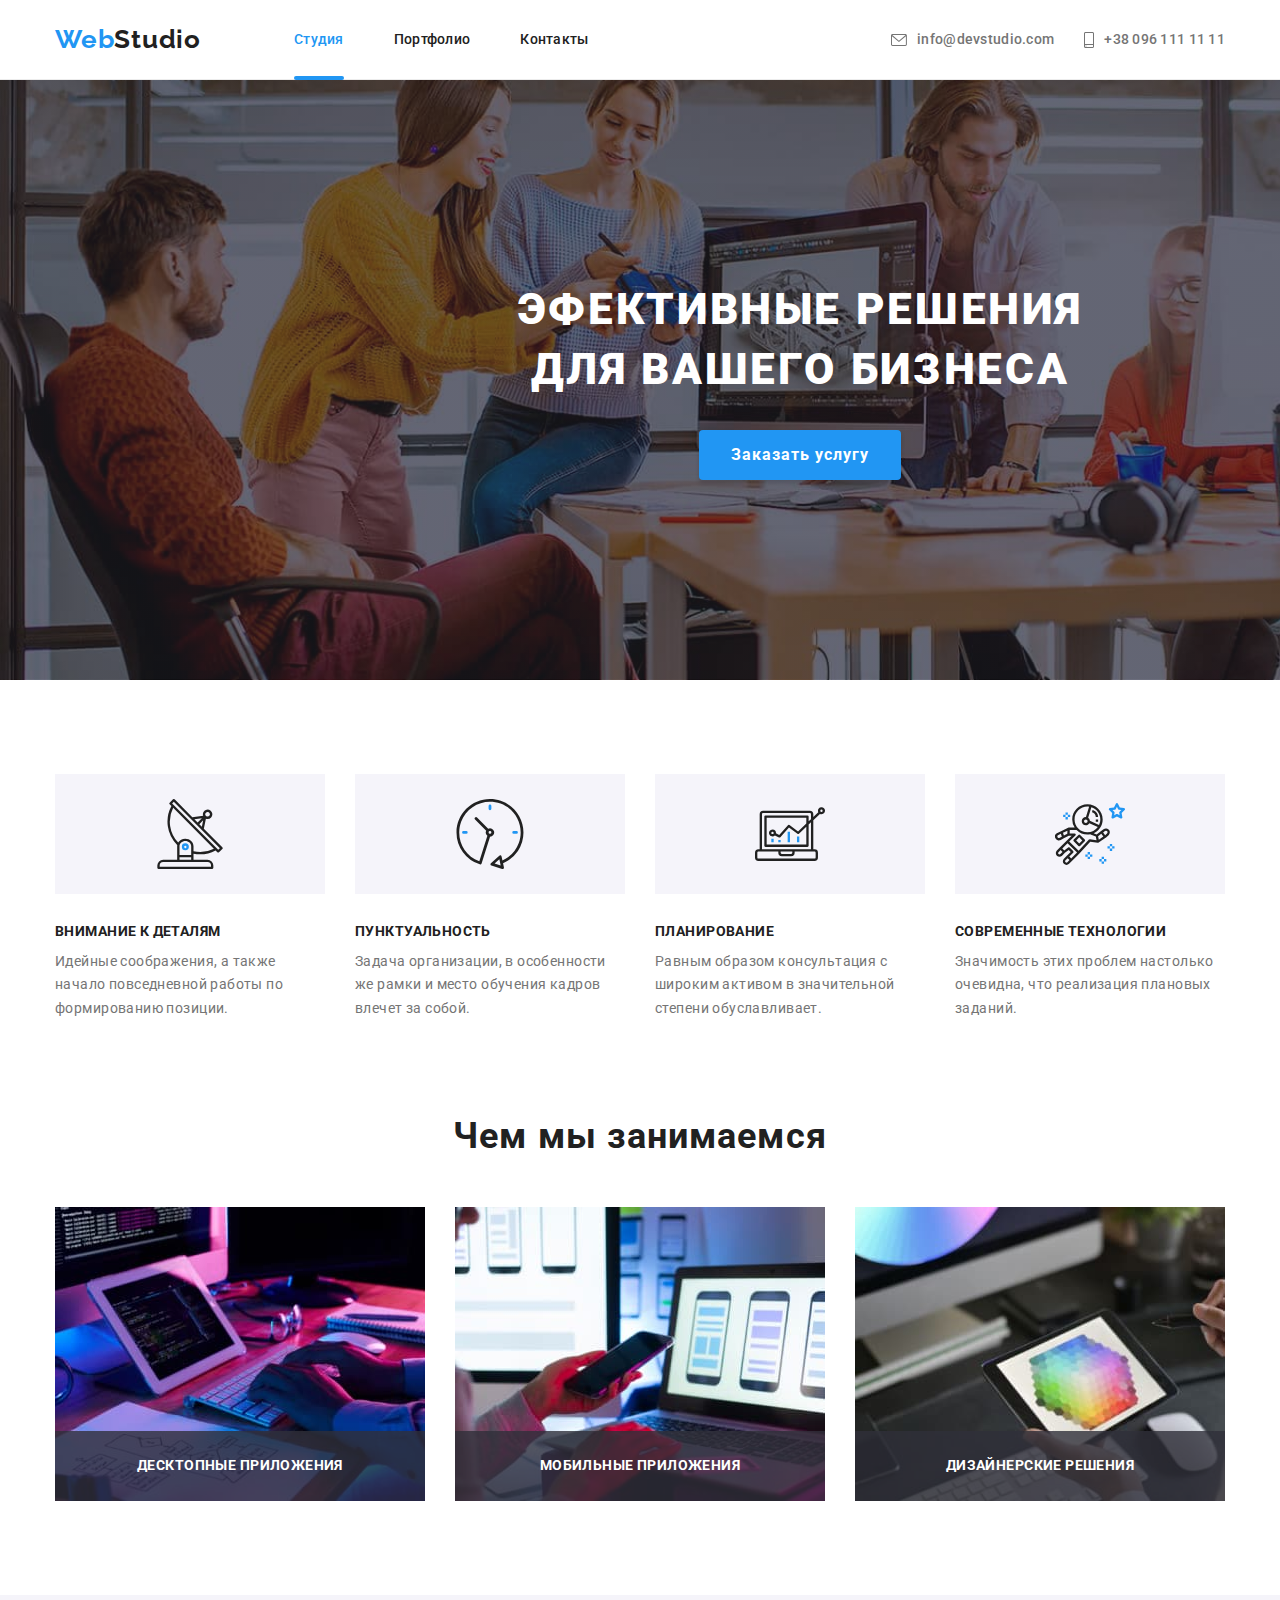
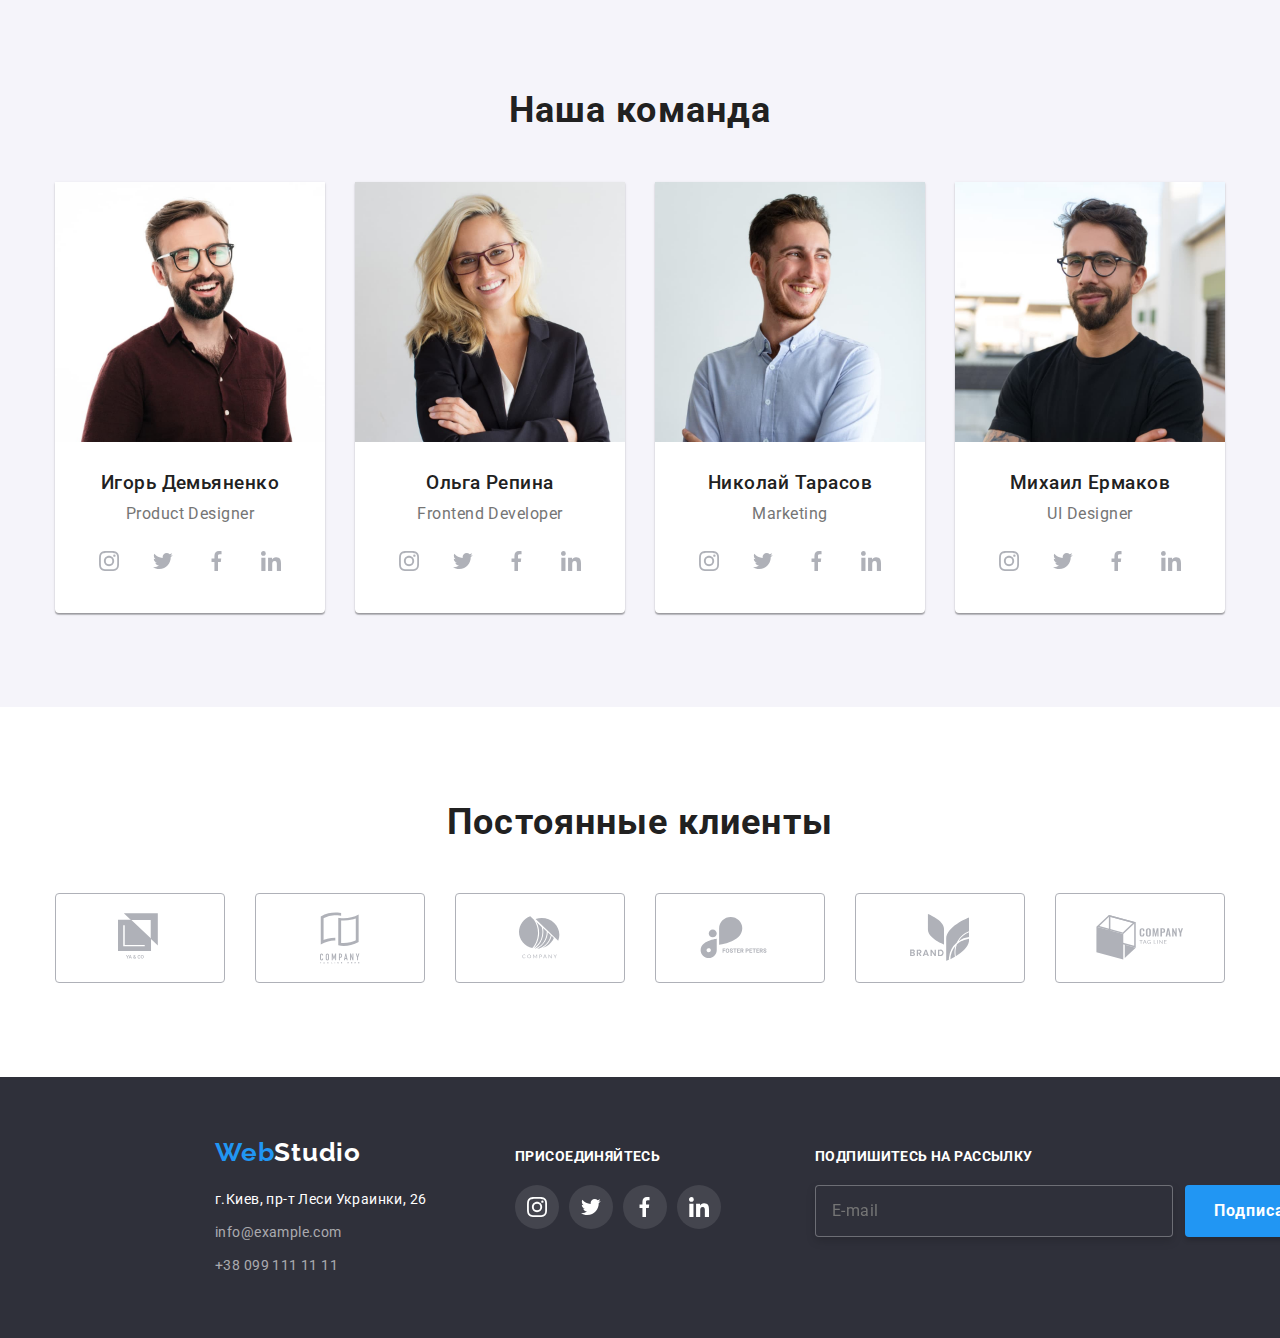
<file: index.html>
<!DOCTYPE html>
<html lang="ru">
  <head>
    <meta charset="UTF-8" />
    <meta name="viewport" content="width=device-width, initial-scale=1.0" />
    <!-- <link
      href="https://fonts.gooFgleapis.com/css2?family=Raleway:wght@700&family=Roboto:wght@400;500;700;900&display=swap"
      rel="stylesheet"
    /> -->
    <!-- подключаем normalize -->
    <!-- <link rel="stylesheet" href="./styles/normalize.css" /> -->
    <!-- подключаем нашу таблицу стилей -->
    <!-- <link rel="stylesheet" href="./styles/styles.css" /> -->
    <link rel="stylesheet" href="./css/main.min.css" />
    <title>WebStudio</title>
  </head>
  <body>
    <!-- Header -->
    <header class="header">
      <!-- div container -->
      <div class="container container--header">
        <!-- navigation -->
        <nav class="navigation">
          <!-- Logo -->
          <a class="logo logo--header" href="./index.html">
            <span class="logo--accent">Web</span>Studio</a
          >
          <!-- Main links -->
          <ul class="links">
            <li>
              <a
                class="links__item links__item--big links__item--current"
                href="./index.html"
                >Студия</a
              >
            </li>
            <li>
              <a class="links__item links__item--big" href="./portfolio.html"
                >Портфолио</a
              >
            </li>
            <li>
              <a class="links__item links__item--big" href="">Контакты</a>
            </li>
          </ul>
        </nav>
        <!-- Contacts -->
        <ul class="contact">
          <li>
            <a
              class="contact__item contact__item--big"
              href="mailto:info@devstudio.com"
            >
              <svg class="contact__mail-icon">
                <use href="./img/icon-sprite.svg#icon-mail"></use>
              </svg>
              <span>info&commat;devstudio.com</span>
            </a>
          </li>
          <li>
            <a
              class="contact__item contact__item--big"
              href="tel:+380961111111"
            >
              <svg class="contact__phone-icon">
                <use href="./img/icon-sprite.svg#icon-phone"></use>
              </svg>
              <span>+38 096 111 11 11</span></a
            >
          </li>
        </ul>
      </div>
    </header>
    <!-- Main -->
    <main>
      <!-- Hero section -->
      <section class="hero">
        <!-- div-background -->
        <!-- <div class="hero-bg"> -->
        <!-- div hero -->
        <div class="container">
          <h1 class="hero__title">Эфективные решения для вашего бизнеса</h1>
          <button class="button" data-modal-open>Заказать услугу</button>
        </div>
        <!-- </div> -->
      </section>
      <!-- Our features section -->
      <section class="section section--pudding">
        <div class="container">
          <!-- h2 need to hide (заголовок для семантики нужно будет скрыть) -->
          <h2 class="visually-hidden">Наши особенности</h2>
          <ul class="features">
            <li class="features__item">
              <div class="features__holder">
                <svg class="features__icon">
                  <use href="./img/icon-sprite.svg#icon-antenna"></use>
                </svg>
              </div>
              <h3 class="features__title">Внимание к деталям</h3>
              <p class="features__text">
                Идейные соображения, а также начало повседневной работы по
                формированию позиции.
              </p>
            </li>
            <li class="features__item">
              <div class="features__holder">
                <svg class="features__icon">
                  <use href="./img/icon-sprite.svg#icon-clock"></use>
                </svg>
              </div>
              <h3 class="features__title">Пунктуальность</h3>
              <p class="features__text">
                Задача организации, в особенности же рамки и место обучения
                кадров влечет за собой.
              </p>
            </li>
            <li class="features__item">
              <div class="features__holder">
                <svg class="features__icon">
                  <use href="./img/icon-sprite.svg#icon-diagram"></use>
                </svg>
              </div>
              <h3 class="features__title">Планирование</h3>
              <p class="features__text">
                Равным образом консультация с широким активом в значительной
                степени обуславливает.
              </p>
            </li>
            <li class="features__item">
              <div class="features__holder">
                <svg class="features__icon">
                  <use href="./img/icon-sprite.svg#icon-astronaut"></use>
                </svg>
              </div>
              <h3 class="features__title">Современные технологии</h3>
              <p class="features__text">
                Значимость этих проблем настолько очевидна, что реализация
                плановых заданий.
              </p>
            </li>
          </ul>
        </div>
      </section>
      <!-- What we do section -->
      <section class="section section--whatwedo">
        <!-- div container -->
        <div class="container">
          <h2 class="section__title">Чем мы занимаемся</h2>
          <ul class="whatwedo">
            <li class="whatwedo__item">
              <div class="whatwedo__holder">
                <img src="./img/some-img-1.jpg" alt="Desctop" width="370" />
                <p class="whatwedo__text">Десктопные приложения</p>
              </div>
            </li>
            <li class="whatwedo__item">
              <div class="whatwedo__holder">
                <img src="./img/some-img-2.jpg" alt="Mobile" width="370" />
                <p class="whatwedo__text">Мобильные приложения</p>
              </div>
            </li>

            <li class="whatwedo__item">
              <div class="whatwedo__holder">
                <img src="./img/some-img-3.jpg" alt="Tablet" width="370" />
                <p class="whatwedo__text">Дизайнерские решения</p>
              </div>
            </li>
          </ul>
        </div>
      </section>
      <!-- Our team section -->
      <section class="section section--team">
        <!-- div container -->
        <div class="container">
          <h2 class="section__title">Наша команда</h2>
          <ul class="team">
            <li class="team__item">
              <img
                src="./img/Igor-Demyanenko.jpg"
                alt="Igor-Demyanenko"
                width="270"
              />
              <h3 class="team__title">Игорь Демьяненко</h3>
              <p class="team__text" lang="en">Product Designer</p>
              <!-- social links list -->
              <ul class="social">
                <li class="social__item">
                  <a class="social__link" href="">
                    <svg class="social__icon">
                      <use href="./img/icon-sprite.svg#icon-instagram"></use>
                    </svg>
                  </a>
                </li>
                <li class="social__item">
                  <a class="social__link" href="">
                    <svg class="social__icon">
                      <use href="./img/icon-sprite.svg#icon-twitter"></use>
                    </svg>
                  </a>
                </li>
                <li class="social__item">
                  <a class="social__link" href="">
                    <svg class="social__icon">
                      <use href="./img/icon-sprite.svg#icon-facebook"></use>
                    </svg>
                  </a>
                </li>
                <li class="social__item">
                  <a class="social__link" href="">
                    <svg class="social__icon">
                      <use href="./img/icon-sprite.svg#icon-linkedin"></use>
                    </svg>
                  </a>
                </li>
              </ul>
            </li>
            <li class="team__item">
              <img src="./img/Olha-Repina.jpg" alt="Olha-Repina" width="270" />
              <h3 class="team__title">Ольга Репина</h3>
              <p class="team__text" lang="en">Frontend Developer</p>
              <!-- social links list -->
              <ul class="social">
                <li class="social__item">
                  <a class="social__link" href="">
                    <svg class="social__icon">
                      <use href="./img/icon-sprite.svg#icon-instagram"></use>
                    </svg>
                  </a>
                </li>
                <li class="social__item">
                  <a class="social__link" href="">
                    <svg class="social__icon">
                      <use href="./img/icon-sprite.svg#icon-twitter"></use>
                    </svg>
                  </a>
                </li>
                <li class="social__item">
                  <a class="social__link" href="">
                    <svg class="social__icon">
                      <use href="./img/icon-sprite.svg#icon-facebook"></use>
                    </svg>
                  </a>
                </li>
                <li class="social__item">
                  <a class="social__link" href="">
                    <svg class="social__icon">
                      <use href="./img/icon-sprite.svg#icon-linkedin"></use>
                    </svg>
                  </a>
                </li>
              </ul>
            </li>
            <li class="team__item">
              <img
                src="./img/Nikolay-Tarasov.jpg"
                alt="Nikolay-Tarasov"
                width="270"
              />
              <h3 class="team__title">Николай Тарасов</h3>
              <p class="team__text" lang="en">Marketing</p>
              <!-- social links list -->
              <ul class="social">
                <li class="social__item">
                  <a class="social__link" href="">
                    <svg class="social__icon">
                      <use href="./img/icon-sprite.svg#icon-instagram"></use>
                    </svg>
                  </a>
                </li>
                <li class="social__item">
                  <a class="social__link" href="">
                    <svg class="social__icon">
                      <use href="./img/icon-sprite.svg#icon-twitter"></use>
                    </svg>
                  </a>
                </li>
                <li class="social__item">
                  <a class="social__link" href="">
                    <svg class="social__icon">
                      <use href="./img/icon-sprite.svg#icon-facebook"></use>
                    </svg>
                  </a>
                </li>
                <li class="social__item">
                  <a class="social__link" href="">
                    <svg class="social__icon">
                      <use href="./img/icon-sprite.svg#icon-linkedin"></use>
                    </svg>
                  </a>
                </li>
              </ul>
            </li>
            <li class="team__item">
              <img
                src="./img/Michail-Ermakov.jpg"
                alt="Michail-Ermakov"
                width="270"
              />
              <h3 class="team__title">Михаил Ермаков</h3>
              <p class="team__text" lang="en">UI Designer</p>
              <!-- social links list -->
              <ul class="social">
                <li class="social__item">
                  <a class="social__link" href="">
                    <svg class="social__icon">
                      <use href="./img/icon-sprite.svg#icon-instagram"></use>
                    </svg>
                  </a>
                </li>
                <li class="social__item">
                  <a class="social__link" href="">
                    <svg class="social__icon">
                      <use href="./img/icon-sprite.svg#icon-twitter"></use>
                    </svg>
                  </a>
                </li>
                <li class="social__item">
                  <a class="social__link" href="">
                    <svg class="social__icon">
                      <use href="./img/icon-sprite.svg#icon-facebook"></use>
                    </svg>
                  </a>
                </li>
                <li class="social__item">
                  <a class="social__link" href="">
                    <svg class="social__icon">
                      <use href="./img/icon-sprite.svg#icon-linkedin"></use>
                    </svg>
                  </a>
                </li>
              </ul>
            </li>
          </ul>
        </div>
      </section>
      <!-- clients section -->
      <section class="section section--pudding">
        <!-- container -->
        <div class="container">
          <h2 class="section__title">Постоянные клиенты</h2>
          <!-- list of clients -->
          <ul class="clients">
            <li class="clients__item">
              <a class="clients__link" href="">
                <svg class="clients__ya-and-co">
                  <use href="./img/icon-sprite.svg#icon-ya-and-co"></use>
                </svg>
              </a>
            </li>
            <li class="clients__item">
              <a class="clients__link" href="">
                <svg class="clients__company-tagline-here">
                  <use
                    href="./img/icon-sprite.svg#icon-company-tagline-here"
                  ></use>
                </svg>
              </a>
            </li>
            <li class="clients__item">
              <a class="clients__link" href="">
                <svg class="clients__company">
                  <use href="./img/icon-sprite.svg#icon-company"></use>
                </svg>
              </a>
            </li>
            <li class="clients__item">
              <a class="clients__link" href="">
                <svg class="clients__foster-peters">
                  <use href="./img/icon-sprite.svg#icon-foster-peters"></use>
                </svg>
              </a>
            </li>
            <li class="clients__item">
              <a class="clients__link" href="">
                <svg class="clients__brand">
                  <use href="./img/icon-sprite.svg#icon-brand"></use>
                </svg>
              </a>
            </li>
            <li class="clients__item">
              <a class="clients__link" href="">
                <svg class="clients__company-tag-line">
                  <use href="./img/icon-sprite.svg#icon-company-tag-line"></use>
                </svg>
              </a>
            </li>
          </ul>
        </div>
      </section>
    </main>
    <!-- Footer -->
    <footer class="footer">
      <!-- div container -->
      <div class="container container--footer">
        <!-- обертка лого+адресс -->
        <div class="address">
          <!-- Logo -->
          <a class="logo logo--footer" href="./index.html">
            <span class="logo--accent">Web</span>Studio</a
          >
          <!-- address -->
          <address class="address__holder">
            <span class="address__street">г.Киев, пр-т Леси Украинки, 26</span>
            <!-- contacts -->
            <a class="link address__link" href="mailto:info@example.com"
              >info&commat;example.com</a
            >
            <a class="link address__link" href="tel:+380991111111"
              >+38 099 111 11 11</a
            >
          </address>
        </div>
        <!-- follow div -->
        <div class="follow">
          <p class="follow__title">Присоединяйтесь</p>
          <ul class="follow__list">
            <li class="follow__item">
              <a class="follow__link" href="">
                <svg class="social__icon">
                  <use href="./img/icon-sprite.svg#icon-instagram"></use>
                </svg>
              </a>
            </li>
            <li class="follow__item">
              <a class="follow__link" href="">
                <svg class="social__icon">
                  <use href="./img/icon-sprite.svg#icon-twitter"></use>
                </svg>
              </a>
            </li>
            <li class="follow__item">
              <a class="follow__link" href="">
                <svg class="social__icon">
                  <use href="./img/icon-sprite.svg#icon-facebook"></use>
                </svg>
              </a>
            </li>
            <li class="follow__item">
              <a class="follow__link" href="">
                <svg class="social__icon">
                  <use href="./img/icon-sprite.svg#icon-linkedin"></use>
                </svg>
              </a>
            </li>
          </ul>
        </div>
        <!-- submit div -->

        <!-- <div class="submit-footer"> -->
        <form class="submit">
          <p class="submit__title">Подпишитесь на рассылку</p>
          <label class="submit__label">
            <input
              class="submit__input"
              type="email"
              name="email"
              placeholder="E-mail"
            />
          </label>
          <button class="button button--submit" type="submit">
            Подписаться
          </button>
        </form>
        <!-- </div> -->
      </div>
    </footer>
    <!-- modal window -->
    <!-- modal background -->
    <div class="backdrop is-hidden" data-modal>
      <!-- modal form -->
      <form class="modal">
        <!-- <div class="modal"> -->
        <!-- close button -->
        <button class="close" data-modal-close>
          <svg class="close__icon">
            <use href="./img/icon-sprite.svg#icon-X-button"></use>
          </svg>
        </button>
        <p class="modal__title">Оставьте свои данные, мы вам перезвоним</p>
        <!-- Name area -->
        <label class="modal__label">
          <input class="modal__input" type="text" name="name" placeholder=" " />
          <svg class="modal__icon">
            <use href="./img/icon-sprite.svg#icon-name-input"></use>
          </svg>
          <span class="modal__text">Имя</span>
        </label>
        <!-- phone area -->
        <label class="modal__label">
          <input class="modal__input" type="tel" name="phone" placeholder=" " />
          <svg class="modal__icon">
            <use href="./img/icon-sprite.svg#icon-phone-input"></use>
          </svg>
          <span class="modal__text">Телефон</span>
        </label>
        <!-- e-mail area -->
        <label class="modal__label">
          <input
            class="modal__input"
            type="email"
            name="email"
            placeholder=" "
          />
          <svg class="modal__icon">
            <use href="./img/icon-sprite.svg#icon-email-input"></use>
          </svg>
          <span class="modal__text">Почта</span>
        </label>
        <!-- text area comments -->
        <label class="modal__textarea">
          <textarea
            class="modal__comments"
            name="comments"
            placeholder="Введите текст"
          ></textarea>
          <span class="modal__text">Коментарии</span>
        </label>
        <!-- License agrements -->
        <input
          class="modal__input--hidden visually-hidden"
          type="checkbox"
          name="license"
          id="checkbox"
        />
        <!-- <span class="icon-checkbox"></span> -->
        <!-- <span class="polic-title"> -->
        <label class="modal__checkbox" for="checkbox"
          >Соглашаюсь с рассылкой и принимаю
          <a class="modal__policy" href="">Условия договора</a>
          <!-- </span> -->
        </label>
        <!-- submit button -->
        <button
          class="button modal__button--submit"
          type="submit"
          data-modal-close
        >
          Отправить
        </button>
        <!-- </div> -->
      </form>
    </div>
    <script src="./js/modal.js"></script>
  </body>
</html>
</file>
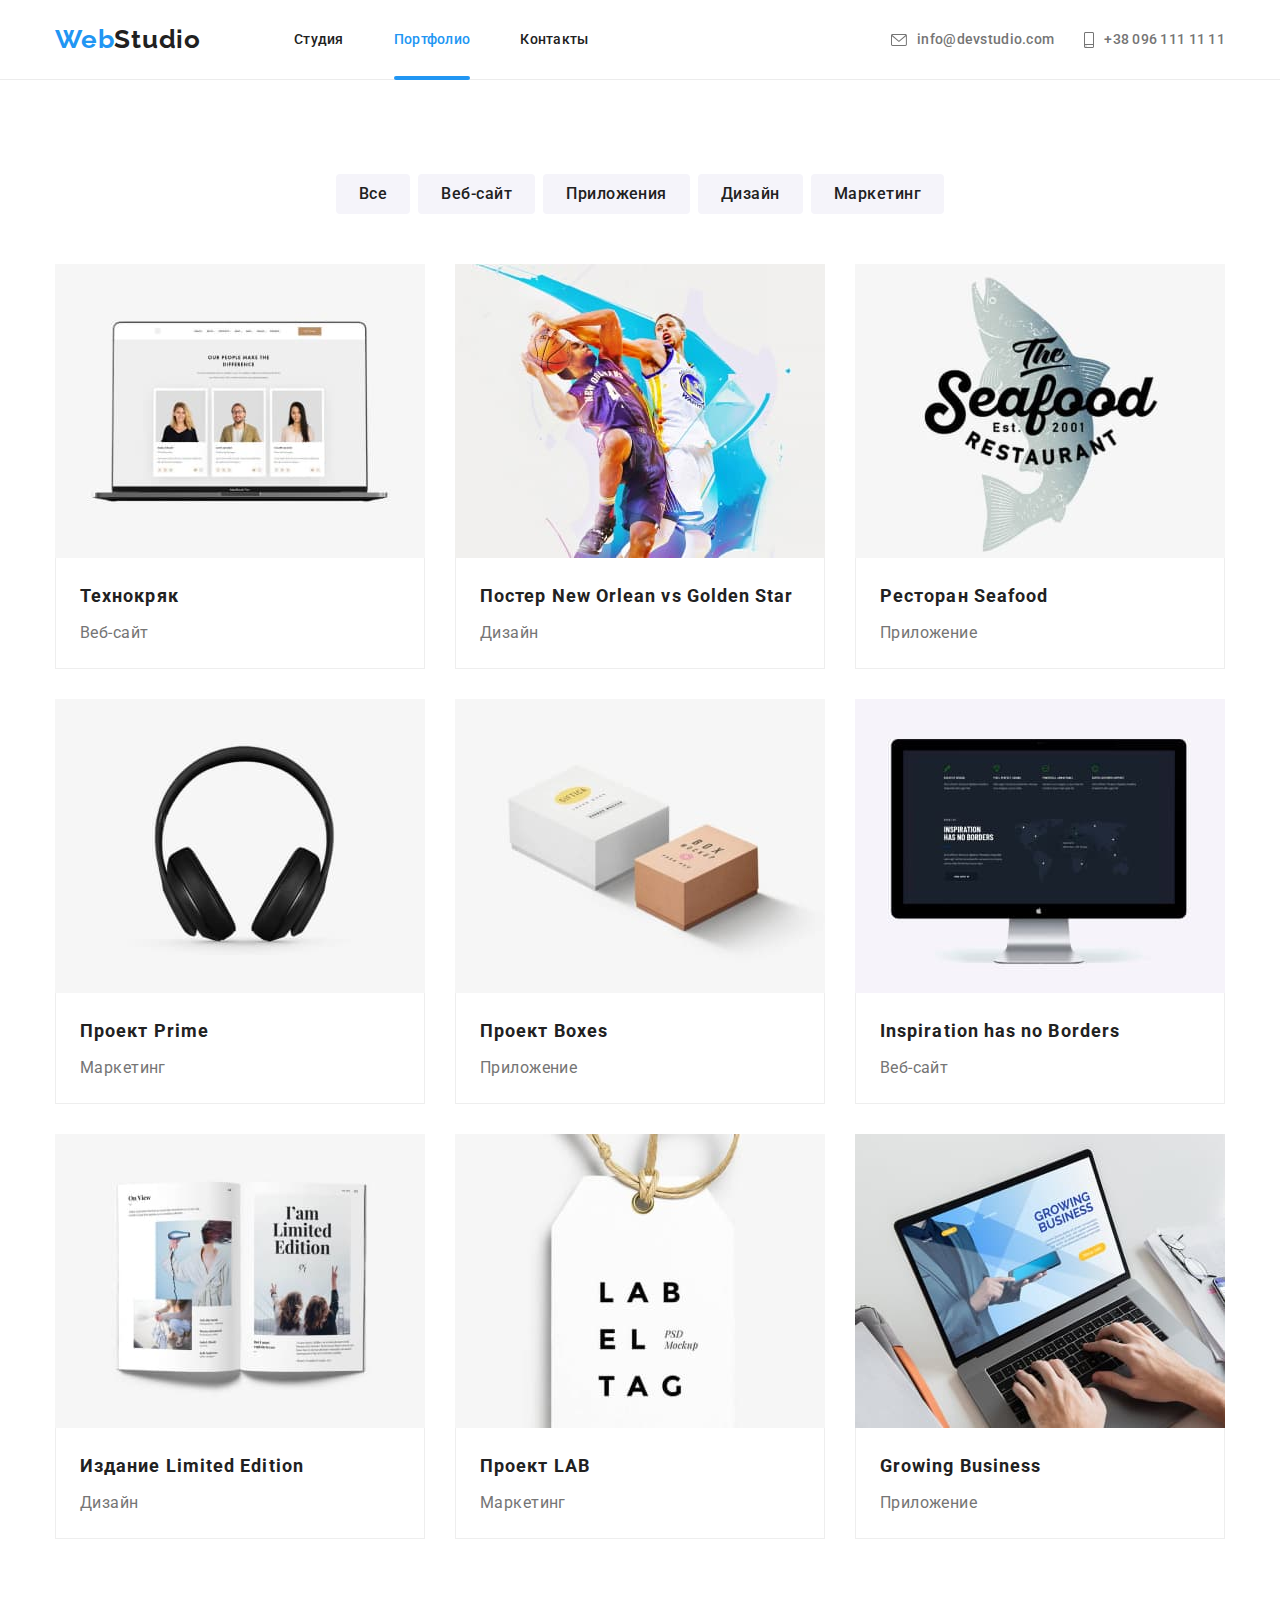
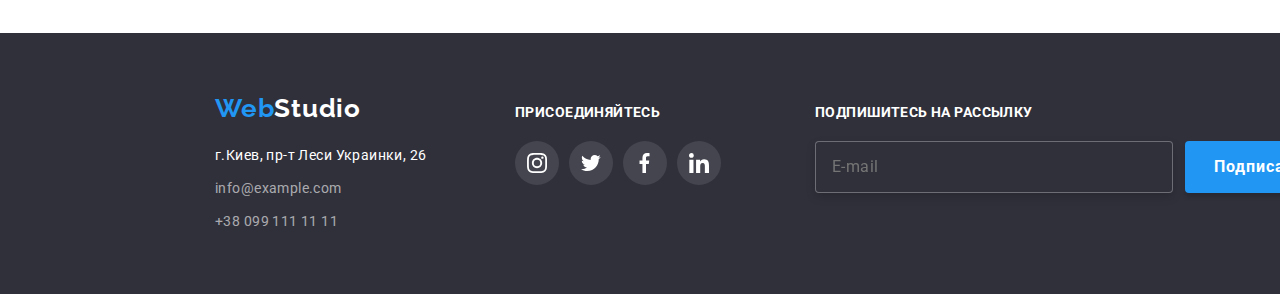
<file: portfolio.html>
<!DOCTYPE html>
<html lang="ru">
  <head>
    <meta charset="UTF-8" />
    <meta name="viewport" content="width=device-width, initial-scale=1.0" />
    <!-- <link
      href="https://fonts.googleapis.com/css2?family=Raleway:wght@700&family=Roboto:wght@400;500;700;900&display=swap"
      rel="stylesheet"
    /> -->
    <!-- подключаем normalize -->
    <!-- <link rel="stylesheet" href="./styles/normalize.css" /> -->
    <!-- подключаем нашу таблицу стилей -->
    <!-- <link rel="stylesheet" href="./styles/styles.css" /> -->
    <link rel="stylesheet" href="./css/main.min.css" />
    <title>WebStudio</title>
  </head>
  <body>
    <!-- Header -->
    <header class="header">
      <!-- div container -->
      <div class="container container--header">
        <!-- navigation -->
        <nav class="navigation">
          <!-- Logo -->
          <a class="logo logo--header" href="./index.html"
            ><span class="logo--accent">Web</span>Studio</a
          >
          <!-- Main links -->
          <ul class="links">
            <li>
              <a class="links__item links__item--big" href="./index.html"
                >Студия</a
              >
            </li>
            <li>
              <a
                class="links__item links__item--big links__item--current"
                href="./portfolio.html"
                >Портфолио</a
              >
            </li>
            <li>
              <a class="links__item links__item--big" href="">Контакты</a>
            </li>
          </ul>
        </nav>
        <!-- Contacts -->
        <ul class="contact">
          <li>
            <a
              class="contact__item contact__item--big"
              href="mailto:info@devstudio.com"
            >
              <svg class="contact__mail-icon">
                <use href="./img/icon-sprite.svg#icon-mail"></use>
              </svg>
              <span>info&commat;devstudio.com</span>
            </a>
          </li>
          <li>
            <a
              class="contact__item contact__item--big"
              href="tel:+380961111111"
            >
              <svg class="contact__phone-icon">
                <use href="./img/icon-sprite.svg#icon-phone"></use>
              </svg>
              <span>+38 096 111 11 11</span></a
            >
          </li>
        </ul>
      </div>
    </header>
    <!-- Main -->
    <main>
      <!-- h1 need to hide (заголовок для семантики нужно будет скрыть) -->
      <h1 class="visually-hidden">Портфолио WebStudio</h1>
      <!-- div filter -->
      <div class="container container--forfilter">
        <!-- Button filter section-->
        <!-- h2 need to hide (заголовок для семантики нужно будет скрыть) -->
        <h2 class="visually-hidden">Фильтр</h2>
        <ul class="filter">
          <li class="filter__item">
            <button class="filter__button" type="button">Все</button>
          </li>
          <li class="filter__item">
            <button class="filter__button" type="button">Веб-сайт</button>
          </li>
          <li class="filter__item">
            <button class="filter__button" type="button">Приложения</button>
          </li>
          <li class="filter__item">
            <button class="filter__button" type="button">Дизайн</button>
          </li>
          <li class="filter__item">
            <button class="filter__button" type="button">Маркетинг</button>
          </li>
        </ul>
      </div>
      <!-- Projects section -->
      <!-- div projects -->
      <div class="container container--forprojects">
        <!-- h2 need to hide (заголовок для семантики нужно будет скрыть)-->
        <h2 class="visually-hidden">Наши проекты</h2>
        <!-- of projects -->
        <ul class="projects">
          <li class="projects__item">
            <a class="projects__link" href="">
              <!-- картинка карточки -->
              <div class="thumbnail">
                <img
                  src="./img/technokryak.jpg"
                  alt="Three people on the laptop screen"
                  width="370"
                />
                <p class="thumbnail__title">
                  Технокряк это современная площадка распространения
                  коронавируса. Компании используют эту платформу для цифрового
                  шпионажа и атак на защищённые сервера конкурентов.
                </p>
              </div>
              <!-- описание карточки -->
              <div class="projects__description">
                <h3 class="projects__title">Технокряк</h3>
                <p>Веб-сайт</p>
              </div>
            </a>
          </li>
          <li class="projects__item">
            <a class="projects__link" href="">
              <!-- картинка карточки -->
              <div class="thumbnail">
                <img
                  src="./img/poster-new-orlean.jpg"
                  alt="Two basketball players"
                  width="370"
                />
                <p class="thumbnail__title">
                  Технокряк это современная площадка распространения
                  коронавируса. Компании используют эту платформу для цифрового
                  шпионажа и атак на защищённые сервера конкурентов.
                </p>
              </div>
              <!-- описание карточки -->
              <div class="projects__description">
                <h3 class="projects__title">
                  Постер New Orlean vs Golden Star
                </h3>
                <p>Дизайн</p>
              </div>
            </a>
          </li>
          <li class="projects__item">
            <a class="projects__link" href="">
              <!-- картинка карточки -->
              <div class="thumbnail">
                <img
                  src="./img/restorant-seafood.jpg"
                  alt="Restaurant sign"
                  width="370"
                />
                <p class="thumbnail__title">
                  Технокряк это современная площадка распространения
                  коронавируса. Компании используют эту платформу для цифрового
                  шпионажа и атак на защищённые сервера конкурентов.
                </p>
              </div>
              <!-- описание карточки -->
              <div class="projects__description">
                <h3 class="projects__title">Ресторан Seafood</h3>
                <p>Приложение</p>
              </div>
            </a>
          </li>
          <li class="projects__item">
            <a class="projects__link" href="">
              <!-- картинка карточки -->
              <div class="thumbnail">
                <img src="./img/project-prime.jpg" alt="headers" width="370" />
                <p class="thumbnail__title">
                  Технокряк это современная площадка распространения
                  коронавируса. Компании используют эту платформу для цифрового
                  шпионажа и атак на защищённые сервера конкурентов.
                </p>
              </div>
              <!-- описание карточки -->
              <div class="projects__description">
                <h3 class="projects__title">Проект Prime</h3>
                <p>Маркетинг</p>
              </div>
            </a>
          </li>
          <li class="projects__item">
            <a class="projects__link" href="">
              <!-- картинка карточки -->
              <div class="thumbnail">
                <img
                  src="./img/project-boxes.jpg"
                  alt="Two boxes"
                  width="370"
                />
                <p class="thumbnail__title">
                  Технокряк это современная площадка распространения
                  коронавируса. Компании используют эту платформу для цифрового
                  шпионажа и атак на защищённые сервера конкурентов.
                </p>
              </div>
              <!-- описание карточки -->
              <div class="projects__description">
                <h3 class="projects__title">Проект Boxes</h3>
                <p>Приложение</p>
              </div>
            </a>
          </li>
          <li class="projects__item">
            <a class="projects__link" href="">
              <!-- картинка карточки -->
              <div class="thumbnail">
                <img
                  src="./img/inspiration-no-borders.jpg"
                  alt="World map is displayed in the monitor"
                  width="370"
                />
                <p class="thumbnail__title">
                  Технокряк это современная площадка распространения
                  коронавируса. Компании используют эту платформу для цифрового
                  шпионажа и атак на защищённые сервера конкурентов.
                </p>
              </div>
              <!-- описание карточки -->
              <div class="projects__description">
                <h3 class="projects__title">Inspiration has no Borders</h3>
                <p>Веб-сайт</p>
              </div>
            </a>
          </li>
          <li class="projects__item">
            <a class="projects__link" href="">
              <!-- картинка карточки -->
              <div class="thumbnail">
                <img
                  src="./img/limited-edition.jpg"
                  alt="Open book"
                  width="370"
                />
                <p class="thumbnail__title">
                  Технокряк это современная площадка распространения
                  коронавируса. Компании используют эту платформу для цифрового
                  шпионажа и атак на защищённые сервера конкурентов.
                </p>
              </div>
              <!-- описание карточки -->
              <div class="projects__description">
                <h3 class="projects__title">Издание Limited Edition</h3>
                <p>Дизайн</p>
              </div>
            </a>
          </li>
          <li class="projects__item">
            <a class="projects__link" href="">
              <!-- картинка карточки -->
              <div class="thumbnail">
                <img
                  src="./img/project-lab.jpg"
                  alt="sign with text"
                  width="370"
                />
                <p class="thumbnail__title">
                  Технокряк это современная площадка распространения
                  коронавируса. Компании используют эту платформу для цифрового
                  шпионажа и атак на защищённые сервера конкурентов.
                </p>
              </div>
              <!-- описание карточки -->
              <div class="projects__description">
                <h3 class="projects__title">Проект LAB</h3>
                <p>Маркетинг</p>
              </div>
            </a>
          </li>
          <li class="projects__item">
            <a class="projects__link" href="">
              <!-- картинка карточки -->
              <div class="thumbnail">
                <img
                  src="./img/growing-buisnes.jpg"
                  alt="hands on the laptop"
                  width="370"
                />
                <p class="thumbnail__title">
                  Технокряк это современная площадка распространения
                  коронавируса. Компании используют эту платформу для цифрового
                  шпионажа и атак на защищённые сервера конкурентов.
                </p>
              </div>
              <!-- описание карточки -->
              <div class="projects__description">
                <h3 class="projects__title">Growing Business</h3>
                <p>Приложение</p>
              </div>
            </a>
          </li>
        </ul>
      </div>
    </main>
    <!-- footer -->
    <footer class="footer">
      <!-- div container -->
      <div class="container container--footer">
        <!-- обертка лого+адресс -->
        <div class="address">
          <!-- Logo -->
          <a class="logo logo--footer" href="./index.html">
            <span class="logo--accent">Web</span>Studio</a
          >
          <!-- address -->
          <address class="address__holder">
            <span class="address__street">г.Киев, пр-т Леси Украинки, 26</span>
            <!-- contacts -->
            <a class="link address__link" href="mailto:info@example.com"
              >info&commat;example.com</a
            >
            <a class="link address__link" href="tel:+380991111111"
              >+38 099 111 11 11</a
            >
          </address>
        </div>
        <!-- follow div -->
        <div class="follow">
          <p class="follow__title">Присоединяйтесь</p>
          <ul class="follow__list">
            <li class="follow__item">
              <a class="follow__link" href="">
                <svg class="social__icon">
                  <use href="./img/icon-sprite.svg#icon-instagram"></use>
                </svg>
              </a>
            </li>
            <li class="follow__item">
              <a class="follow__link" href="">
                <svg class="social__icon">
                  <use href="./img/icon-sprite.svg#icon-twitter"></use>
                </svg>
              </a>
            </li>
            <li class="follow__item">
              <a class="follow__link" href="">
                <svg class="social__icon">
                  <use href="./img/icon-sprite.svg#icon-facebook"></use>
                </svg>
              </a>
            </li>
            <li class="follow__item">
              <a class="follow__link" href="">
                <svg class="social__icon">
                  <use href="./img/icon-sprite.svg#icon-linkedin"></use>
                </svg>
              </a>
            </li>
          </ul>
        </div>
        <!-- submit div -->

        <!-- <div class="submit-footer"> -->
        <form class="submit">
          <p class="submit__title">Подпишитесь на рассылку</p>
          <label class="submit__label">
            <input
              class="submit__input"
              type="email"
              name="email"
              placeholder="E-mail"
            />
          </label>
          <button class="button button--submit" type="submit">
            Подписаться
          </button>
        </form>
        <!-- </div> -->
      </div>
    </footer>
  </body>
</html>
</file>
<file: styles/styles.css>
/*
 палитра макета
 Основной цвет текста #757575;
 вторичный цвет #212121; 
 цвет акцент #2196F3;
 второй цвет текста #FFFFFF;
 цвет футер ссылки rgba(255, 255, 255, 0.6);
 цвет иконок компании #AFB1B8;
 вторичный цвет фона #2F303A;
 третий цвет фона #F5F4FA;
 цвет фона градиента героя rgba(47, 48, 58, 0.4)
 
*/
/* устанавливаем тип блочной модели для документа */
html {
  box-sizing: border-box;
}

/* убрал аутлайн при фокусе */
/* *:focus {
  outline-style: none;
} */

:root {
  --primary-text-color: #757575;
  --title-text-color: #212121;
  --accent-color: #2196f3;
  --white-color: #ffffff;
  --icon-color: #afb1b8;
  --alt-bg-color: #f5f4fa;
  --secondary-bg-color: #2f303a;
  --footer-link-color: rgba(255, 255, 255, 0.6);
  --hero-gradient-color: rgba(47, 48, 58, 0.4);
  --footer-icon-bg-color: rgba(255, 255, 255, 0.1);
  --time-animation: 250ms;
  --function-animation: cubic-bezier(0.4, 0, 0.2, 1);
}
body {
  background-color: var(--white-color);
  color: var(--primary-text-color);
  font-family: "Roboto", sans-serif;
  font-weight: 400;
  font-size: 14px;
  line-height: 1.71;
  letter-spacing: 0.03em;
  /* fixed-header compinsation */
  padding-top: 80px;
}
img {
  display: block;
  max-width: 100%;
  height: auto;
}
/* убираем подчеркивание у ссылок, включаем наследование от родителя*/
a {
  color: inherit;
  text-decoration: none;
}

.visually-hidden {
  position: absolute;
  width: 1px;
  height: 1px;
  margin: -1px;
  border: 0;
  padding: 0;
  clip: rect(0 0 0 0);
  overflow: hidden;
}
/* убираем "точечки", марджины и левый паддинг в списках */
.list {
  list-style: none;
  margin: 0;
  padding-left: 0;
}
/* header */
.header {
  /* fixed header */
  position: fixed;
  top: 0;
  width: 100%;
  z-index: 2;
  /* центрируем элементы в хедере по вертикали, 
 добавляем паддинги уменьшены отступы на ширину border-top и border-bottom*/
  align-items: center;
  padding-top: 23px;
  padding-bottom: 24px;

  background-color: var(--white-color);
  font-weight: 500;
  font-size: 14px;
  line-height: 1.14;
  letter-spacing: 0.02em;
  /* добавлям линии согласно макета */
  border-top: 1px solid #fff;
  border-bottom: 1px solid #ececec;
}
/* создаем контейнер для контента */
.container,
.hero-container {
  width: 1200px;
  padding: 0 15px;

  margin: 0 auto;
}

/* создаем флекс элементы,
 даем возможность переноса элементов на другую строку */
.flex {
  display: flex;
  flex-wrap: wrap;
  /* background-color: teal; */
}

/* центрируем элементы */
.nav,
.contact {
  align-items: center;
}
/* раскрасим логотип */
.logo {
  margin-right: 93px;

  font-family: "Raleway", sans-serif;
  font-weight: 700;
  font-size: 26px;
  line-height: 1.2;
  letter-spacing: 0.03em;
}
.header .logo {
  color: var(--title-text-color);
}
.footer .logo {
  color: var(--white-color);
}
.logo-head {
  color: var(--accent-color);
}
/* иконка почты */
.mail-icon {
  align-self: center;
  margin: 0 10px 0 0;
  width: 16px;
  height: 12px;
  fill: currentColor;
}
/* иконка телефона */
.phone-icon {
  align-self: center;
  margin: 0 10px 0 0;
  width: 10px;
  height: 16px;
  fill: currentColor;
}

/* навигация по сайту */
.nav-links li + li {
  margin-left: 50px;
}
/* расширяем зону активации ссылок в шапке для лучшего юзабилити */
.header .link {
  display: flex;
  flex-wrap: wrap;
  margin: 0;
  padding: 6px 0;
}
/* nav-links <a> определяем цвет навигации*/
.nav-links .link {
  position: relative;
  color: var(--title-text-color);
}
/* подчеркивание активной страницы */
/* .link::after  */
.current::after {
  position: absolute;

  content: "";
  width: 100%;
  height: 4px;

  bottom: -27px;
  background: var(--accent-color);
  border-radius: 2px;
  opacity: 1;
  /* transition: opacity var(--time-animation) var(--function-animation); */
}
/* animation for links */
.link {
  transition: color var(--time-animation) var(--function-animation);
}
/* header, footer links hover, focus цвет при наведении, фокусе  */
.link.current,
.link:hover,
.link:focus {
  color: var(--accent-color);
}
/* .current.link::after,
.nav-links .link:hover::after {
  opacity: 1;
} */
/* контактная информация */
.contact {
  margin-left: auto;
}
.contact li + li {
  margin-left: 30px;
}
/* Секция героя */
/* центрируем текст в герое */
.hero {
  display: block;

  text-align: center;
  margin: 0 auto;
  padding: 200px 0;
  background-image: linear-gradient(
      to right,
      var(--hero-gradient-color),
      var(--hero-gradient-color)
    ),
    url("../img/hero-bg.jpg");
  background-position: center;
  background-repeat: no-repeat;
}

/* hero, footer заливка фона*/
.hero,
.footer {
  background-color: var(--secondary-bg-color);
}

/* hero title заголовок. Убираем дефолтные марджины */
.hero-title {
  width: 600px;
  margin: 0 auto 30px;

  color: var(--white-color);
  font-weight: 900;
  font-size: 44px;
  line-height: 1.36;

  letter-spacing: 0.06em;
  text-transform: uppercase;
}
/* hero button кнопка */
.button-submit,
.modal-submit-button,
.hero-button {
  box-sizing: border-box;
  /* форма кнопки
  min-width: 200px;
  min-height: 50px; */
  padding: 10px 32px;
  border-style: none;
  box-shadow: 0px 4px 4px rgba(0, 0, 0, 0.15);
  border-radius: 4px;

  color: var(--white-color);
  background-color: var(--accent-color);

  font-weight: 700;
  font-size: 16px;
  line-height: 1.87;
  letter-spacing: 0.06em;
  text-align: center;

  transition: background-color var(--time-animation) var(--function-animation);
}
/* цвет при ховере, фокусе согласно макета */
.button-submit:hover,
.button-submit:focus,
.modal-submit-button:hover,
.modal-submit-button:focus,
.hero-button:hover,
.hero-button:focus {
  background-color: #188ce8;
}
/* hide title пока спрятаны заголовки белым цветом  */
.hide-head {
  color: var(--white-color);
}

/* Our features 
Наши особенности */
/* создаем объекты флекс и активируем возможность переноса строки для них */
.our-features,
.our-features li {
  display: flex;
  flex-wrap: wrap;
  margin: 0;
  padding-left: 0;
  text-align: left;
}
/* отступы между секциями */
.features {
  padding: 94px 0;
}
/* устанавливаем ширину контента для элементов */
.our-features li {
  width: calc((100% - 30px * 3) / 4);
}
/* задаем отступы между элементами, марджины */
.our-features li:not(:nth-child(4n + 1)) {
  margin-left: 30px;
}

/* features, our team, projects titles цвет текста заголовков*/
.our-features .title,
.our-team .title,
.projects .title {
  color: var(--title-text-color);
}
/* убираем марджины у абзацев */
.our-features p {
  margin: 0;
}
/* задаем шрифты, убираем дефолтные марджины  */
.our-features .title {
  margin: 0 0 10px 0;
}
.our-features .title,
.whatwedo-item .title {
  font-weight: 700;
  font-size: 14px;
  line-height: 1.14;
  letter-spacing: 0.03em;
  text-transform: uppercase;
}
/* контейнеры иконок */
.icon-holder {
  justify-content: center;
  align-items: center;
  margin: 0 0 30px;
  width: 100%;
  height: 120px;
  background-color: var(--alt-bg-color);
}
/* размер иконок */
.icon-static {
  width: 70px;
  height: 70px;
}

/* What-we-do 
Чем мы занимаемся*/
/* section title заголовок: шрифты, убираем дефолтные марджины*/
.section-title {
  margin: 0 auto 50px;
  color: var(--title-text-color);
  font-weight: 700;
  font-size: 36px;
  line-height: 1.17;
  text-align: center;
  letter-spacing: 0.03em;
}
/* делаем из спимков-элементов флекс элементы, 
включаем перенос строки для них,
убираем дефолтные значения марджина и паддинга*/
.whatwedo-list,
.our-team {
  display: flex;
  flex-wrap: wrap;
  margin-top: 0;
  margin-bottom: 0;
  padding-left: 0;
}
/* отступ до следующей секции */
.what-we-do {
  padding-bottom: 94px;
}
/* устанавливаем ширину контента */
.whatwedo-list li {
  width: calc((100% - 30px * 2) / 3);
}
/* задаем отступы между элементами контента марджины*/
.whatwedo-list li:not(:nth-child(3n + 1)) {
  margin-left: 30px;
}
/* делаем контейнер релетив для позиционирования вложенного абзаца относительно себя */
.whatwedo-item {
  position: relative;
}
/* текст подписи картинки */
.whatwedo-item .title {
  position: absolute;
  left: 0;
  bottom: 0;
  margin: 0;
  width: 100%;
  padding: 27px 0;
  text-align: center;
  color: var(--white-color);
  background: rgba(47, 48, 58, 0.8);
}

/* Our team */
/* флекс элементы списку задали ранее */
/* задаем шрифт и цвет секции */
/* задаем отступ до секций соседей */
.section.team {
  padding: 94px 0;
  background-color: var(--alt-bg-color);
  font-size: 16px;
  line-height: 1.19;
  letter-spacing: 0.03em;
}

/* задаем ширину контента, тень карточке,и ориентацию текста */
.our-team > li {
  width: calc((100% - 30px * 3) / 4);
  background-color: var(--white-color);
  box-shadow: 0px 1px 3px rgba(0, 0, 0, 0.12), 0px 1px 1px rgba(0, 0, 0, 0.14),
    0px 2px 1px rgba(0, 0, 0, 0.2);
  border-radius: 0px 0px 4px 4px;
  text-align: center;
}
/* задаем каждому не первому в строке элементу левый марджин */
.our-team li:not(:nth-child(4n + 1)) {
  margin-left: 30px;
}
/* our team title font,
 задаем марджин до картинки и до абзаца*/
.our-team .title {
  margin: 30px 0 10px;

  font-weight: 500;
}
/* отступ для формы карточки */
.our-team p {
  margin: 0 0 16px 0;
}

/* размер списка внутри карточки */
.social {
  width: calc(100% - 32px * 2);
  margin: 0 auto;
  padding-bottom: 30px;
}
/* размеры иконок в списке */
.social .item,
.div-follow .item {
  width: 44px;
  height: 44px;
}

/* общие настройки для иконок */
.icon {
  margin: 0;
  width: 100%;
  height: 100%;
  border-radius: 50%;
  justify-content: center;
  align-items: center;
}
/* цвет иконок социал */
.social-link {
  color: var(--icon-color);
  background-color: var(--white-color);
  transition: color var(--time-animation) var(--function-animation),
    background-color var(--time-animation) var(--function-animation);
}
/* цвет иконок в футере */
.follow-link {
  color: var(--white-color);
  background-color: var(--footer-icon-bg-color);
  transition: background-color var(--time-animation) var(--function-animation);
}
/* отступы для иконок-ссылок */
.social .item:not(:nth-child(4n + 1)),
.div-follow .item:not(:nth-child(4n + 1)) {
  margin-left: 10px;
}
/* clients section */
/* задаем размер иконок компании*/
.clients .item {
  margin: 0;
  width: calc((100% - 30px * 5) / 6);
  height: 90px;
}
/* определяем ссылки для иконок. размер, цвет границы */
.clients-link {
  display: flex;
  margin: 0;
  width: 100%;
  height: 100%;
  color: var(--icon-color);
  border: 1px solid var(--icon-color);
  border-radius: 4px;
  justify-content: center;
  align-items: center;

  transition: color var(--time-animation) var(--function-animation),
    border-color var(--time-animation) var(--function-animation);
}

/* цвет иконок при ховере */
.clients-link:hover {
  border-color: var(--accent-color);
  color: var(--accent-color);
}
/* расстояние между иконками-ссылками */
.clients .item:not(:nth-child(6n + 1)) {
  margin-left: 30px;
}
/* иконка компании */
.ya-and-co {
  width: 44px;
  height: 49px;
  fill: currentColor;
}
/* иконка компании */
.company-tagline-here {
  width: 40px;
  height: 52px;
  fill: currentColor;
}
/* иконка компании */
.company {
  width: 41px;
  height: 43px;
  fill: currentColor;
}
/* иконка компании */
.foster-peters {
  width: 80px;
  height: 42px;
  fill: currentColor;
}
/* иконка компании */
.brand {
  width: 59px;
  height: 47px;
  fill: currentColor;
}
/* иконка компании */
.company-tag-line {
  width: 88px;
  height: 45px;
  fill: currentColor;
}

/* footer */
/* задаем отступы для футера */
.footer {
  padding: 60px 0;
}
.footer .container {
  align-items: baseline;
}
/* делаем контент лого+адресс шириной на четверть от ширины страницы */
.div-address {
  display: block;
  /* flex-wrap: wrap; */
  width: calc((100% - 30px * 3) / 4);
}
/* убираем дефолтные отступы не полагаемся на наследование */
.footer .logo {
  display: block;
  margin: 0 0 20px 0;
}

/* задаем ссылкам вертикальные отступы */
.address a {
  display: block;
  margin: 9px 0 0;
}
/* размер блока соцсетей, подтягивание элементов вверх */
.div-follow {
  width: calc((100% - 30px * 3) / 4);
  margin: 0 0 0 30px;
  align-content: flex-start;
}
/* заголовок соцсетей*/
.div-follow .title,
.submit-footer .title {
  margin: 0 0 20px 0;
  /* padding-top: 12px; */
  color: var(--white-color);
  font-weight: 700;
  font-size: 14px;
  line-height: 1.14;
  letter-spacing: 0.03em;
  text-align: left;
  text-transform: uppercase;
}
.submit-footer .title {
  width: 100%;
}
/* цвет иконок при ховере */
.follow-link:hover,
.social-link:hover {
  background-color: var(--accent-color);
  color: var(--white-color);
}
/* иконки */
.instagram,
.linkedin {
  width: 20px;
  height: 20px;
  fill: currentColor;
}
.twitter {
  width: 23px;
  height: 18px;
  fill: currentColor;
}
.facebook {
  width: 11px;
  height: 21px;
  fill: currentColor;
}
/* адресс */
.address {
  color: var(--white-color);
  font-style: normal;
}

.street {
  color: var(--white-color);
  font-style: normal;
}
/* footer contacts links */
.address a {
  color: var(--footer-link-color);
  font-style: normal;
}
/* submit-footer div */
.submit-footer {
  /* display: block; */
  width: calc((100% - 30px) / 2);
  margin-left: 30px;
}
.input-submit {
  display: block;
  width: 358px;
  padding: 15px 16px;
  border: 1px solid rgba(255, 255, 255, 0.3);
  /* тень */
  filter: drop-shadow(0px 4px 4px rgba(0, 0, 0, 0.15));
  border-radius: 4px;
  background-color: var(--secondary-bg-color);
  font-weight: 400;
  font-size: 16px;
  line-height: 1.25;
  letter-spacing: 0.03em;
  color: rgba(255, 255, 255, 0.6);
  transition: all var(--time-animation) var(--function-animation);
}
.button-submit {
  width: 200px;
  margin-left: 12px;
  padding: 10px 0px 10px 29px;
  background-image: url("../img/icon-telegram.svg");
  background-repeat: no-repeat;
  background-position: center right 28px;
  text-align: left;
}
/* задаем фильтрбоксу вертикальные отступы 
с центрированием элементов по горизонтали*/
.container.filter {
  padding: 94px 0 50px;
}
.filter-list {
  justify-content: center;
}
/* filter button задаем шрифты и геометрию кнопок */
.button {
  padding: 6px 22px;
  border: 1px solid transparent;
  border-radius: 4px;

  color: var(--title-text-color);
  background-color: var(--alt-bg-color);
  font-family: inherit;
  font-style: normal;
  font-weight: 500;
  font-size: 16px;
  line-height: 1.62;
  letter-spacing: 0.03em;
  /* animation */
  transition: all var(--time-animation) var(--function-animation);
}
/* задаем отступы для всех кроме последней кнопок*/
.filter-list .item:not(:last-child) {
  margin-right: 8px;
}
/* окраска при ховере фокусе */
.button:hover,
.button:focus {
  color: var(--white-color);
  background-color: var(--accent-color);
  box-shadow: 0px 3px 1px rgba(0, 0, 0, 0.1), 0px 1px 2px rgba(0, 0, 0, 0.08),
    0px 2px 2px rgba(0, 0, 0, 0.12);
}

/* projects list Лист с проектами*/
.container.projects {
  padding-bottom: 94px;
}

/* задаем ширину контента для 3 элементов в строке */
.projects-list > li {
  width: calc((100% - 30px * 2) / 3);
}
/* задаем границы ссылкам */
.projects-link {
  display: block;
  width: 100%;
  background-color: var(--white-color);
  box-shadow: none;
  transition: box-shadow var(--time-animation) var(--function-animation);
}
/* тумба для картинок с описанием */
.card-img {
  position: relative;
  overflow: hidden;
}
/* описание картинок спрятаное по умолчанию */
.img-title {
  position: absolute;
  left: 0;
  bottom: -100%;
  /* начальная позиция анимации */
  transform: translateY(0%);
  transition: transform var(--time-animation) var(--function-animation);

  height: 100%;
  width: 100%;
  padding: 64px 24px;
  font-style: normal;
  font-weight: 400;
  font-size: 18px;
  line-height: 1.56;
  letter-spacing: 0.03em;
  vertical-align: middle;
  background: rgba(33, 150, 243, 0.9);
  color: #ffffff;
}

/* Выезжание текста на картинку*/
.projects-link:hover .img-title,
.projects-link:focus .img-title {
  transform: translateY(-100%);
}
/* задаем тени при наведении фокусе */
.projects-link:hover,
.projects-link:focus {
  box-shadow: 0px 1px 1px rgba(0, 0, 0, 0.12), 0px 4px 4px rgba(0, 0, 0, 0.06),
    1px 4px 6px rgba(0, 0, 0, 0.16);
}

/* задаем позицию текста, и отступы описанию карточки */
.card-title {
  margin: 0;
  padding: 20px 24px;
  text-align: left;
  border: 1px solid #eeeeee;
  border-top-style: none;
}
/* убираем дефолтные отступы */
/* задаем отступ снизу заголовку карточки */
.projects-link .title {
  margin-top: 0;
  margin-bottom: 4px;
}
/* убираем дефолтные отступы */
.projects-link p {
  margin: 0;
}

/* каждый не первый из трех элементов li будет отодвигаться от левого соседа на 30 пикселей */
.projects li:not(:nth-child(3n + 1)) {
  margin-left: 30px;
  /* border: 1px solid tomato; */
}
/* каждый после третьего элемент li будет отодвигаться от верхней строки на 30 пикселей */
.projects li:nth-child(n + 4) {
  margin-top: 30px;
}

/* portfolio projects задаем основной шрифт списка проектов */
.projects-list {
  font-size: 16px;
  line-height: 1.87;
}
/* projects title */
.projects-list .title {
  font-weight: 700;
  font-size: 18px;
  line-height: 2;
  letter-spacing: 0.06em;
}
/* modal window */
/* hiden */
.backdrop.is-hidden {
  /* visibility: hidden; */
  opacity: 0;
  pointer-events: none;
}
/* background modal */
.backdrop {
  position: fixed;
  z-index: 4;
  left: 0;
  right: 0;
  bottom: 0;
  top: 0;
  background-color: rgba(0, 0, 0, 0.2);

  opacity: 1;
  transition: opacity var(--time-animation) var(--function-animation);
}
/* modal form */
/* сама модальная форма */
.modal {
  position: absolute;
  left: 50%;
  top: 50%;

  padding: 40px;
  width: 100%;
  max-width: 528px;
  height: 581px;
  background-color: var(--white-color);
  box-shadow: 0px 1px 3px rgba(0, 0, 0, 0.12), 0px 1px 1px rgba(0, 0, 0, 0.14),
    0px 2px 1px rgba(0, 0, 0, 0.2);
  border-radius: 4px;

  opacity: 1;
  transform: translate(-50%, -50%) scale(1);
  transition: opacity var(--time-animation) var(--function-animation),
    transform var(--time-animation) var(--function-animation);

  font-size: 12px;
  line-height: 1.17;
  letter-spacing: 0.01em;
  text-align: center;
}
/* Зазывалка модальной формы */
.modal-title {
  display: block;
  margin: 0 0 12px 0;
  font-weight: 700;
  font-size: 20px;
  line-height: 1.15;
  letter-spacing: 0.03em;
  color: var(--title-text-color);
}
/* оформление лейбелов */
.input-label {
  position: relative;
  display: block;
  margin: 0 0 10px 0;
  padding-top: 18px;
  width: 100%;
}
/* оформление инпутов */
.input-label input {
  padding: 12px 0 12px 42px;
  width: 100%;
  border: 1px solid rgba(33, 33, 33, 0.2);
  border-radius: 4px;

  font-size: 14px;
  line-height: 1.14;
  letter-spacing: 0.01em;
  outline-color: transparent;
  transition: all var(--time-animation) var(--function-animation);
}
/* описания инпутов расположить над инпутами */
.input-title {
  position: absolute;
  display: block;

  left: 0;
  top: 0;
  margin: 0;
}
/* спрятать элемент чекбокс */
.input-hidden {
  -webkit-appearance: none;
  -moz-appearance: none;
  appearance: none;
}
/* иконки для инпутов */
.icon-input,
.icon-button {
  position: absolute;
  display: block;
  width: 18px;
  height: 18px;
  left: 12px;
  top: 50%;

  /* fill: var(--title-text-color); */
  transition: fill var(--time-animation) var(--function-animation);
}
/* focus animation icon input */
.input-submit:focus,
.input-label input:focus,
.textarea:focus {
  border-color: var(--accent-color);
  outline-color: var(--accent-color);
}
.input-label input:focus + .icon-input {
  fill: var(--accent-color);
}
.textarea-label {
  position: relative;
  display: block;
  margin: 0 0 10px 0;
  padding-top: 18px;
  width: 100%;
  margin-bottom: 20px;
}
/* текст коментариев */
.textarea {
  width: 100%;
  height: 120px;
  padding: 12px 16px;
  border: 1px solid rgba(33, 33, 33, 0.2);
  border-radius: 4px;
  resize: none;
  outline-color: transparent;
  transition: all var(--time-animation) var(--function-animation);
}
/* элемент с чекбокcом и лейбелом к ниму */
.checkbox {
  position: relative;
  width: calc(100% - 23px);
  padding: 0;
  margin: 0 11px 30px 12px;

  display: flex;
  flex-wrap: wrap;
  justify-content: flex-end;

  font-weight: normal;
  font-size: 14px;
  line-height: 1.71;
  letter-spacing: 0.03em;
}
/* стиль "нечекнутый чекбокс" */
/* .icon-checkbox */
.checkbox::after {
  content: "";
  position: absolute;
  display: block;
  left: 0;
  top: 50%;
  width: 16px;
  height: 15px;
  /* margin-right: 8px; */
  transform: translateY(-50%);
  border: 2px solid var(--title-text-color);
  border-radius: 4px;
}
/* при чеке на чекбоксе применить стили "чекнутый чекбокс" */
.input-hidden:checked + .checkbox::after {
  background-image: url("../img/checkbox-checked.svg");
  background-size: contain;
  background-repeat: no-repeat;
  background-origin: border-box;
  background-color: var(--accent-color);
  border-color: var(--accent-color);
}

/* .polic-title {
  font-weight: normal;
  font-size: 14px;
  line-height: 1.71;
  letter-spacing: 0.03em;
} */
.checkbox-license {
  color: var(--accent-color);
  text-decoration: underline;
}
/* window animation */
.backdrop.is-hidden .modal {
  opacity: 0;
  transform: translate(-50%, -50%) scale(0.5);
}
/* modal window button exit */
.button-modal {
  position: absolute;
  top: 8px;
  left: calc(100% - 8px);
  transform: translateX(-100%);
  padding: 0;
  width: 30px;
  height: 30px;
  border-radius: 50%;
  background-color: #ffffff;
  border: 1px solid rgba(0, 0, 0, 0.1);
}
/* X - button elements */
.icon-button {
  top: 50%;
  left: 50%;
  transform: translate(-50%, -50%);
}
.button-modal:hover .icon-button {
  fill: var(--accent-color);
}
/* .button-modal::after {
  content: "";
  display: block;
  align-self: center;
  position: absolute;
  top: calc(50% - 1px);
  left: 0;
  margin: 0;
  width: 50%;
  height: 3px;
  background-color: #000;
  transform: translateX(50%) rotate(45deg);
  transition: transform var(--time-animation) var(--function-animation);
}
.button-modal::before {
  content: "";
  display: block;
  position: absolute;
  top: calc(50% - 1px);
  left: 0;
  margin: 0;
  width: 50%;
  height: 3px;
  background-color: #000;
  transform: translateX(50%) rotateZ(-45deg);
  transition: transform var(--time-animation) var(--function-animation);
}*/
/* X animation */
/* .button-modal:hover::after,
.button-modal:hover::before {
  background-color: var(--accent-color);
}  */
/* submit button */
.modal-submit-button {
  align-self: center;
}
</file>
<file: css/main.min.css>
@import url("https://fonts.googleapis.com/css2?family=Roboto:wght@400;500;700;900&display=swap");@import url("https://fonts.googleapis.com/css2?family=Raleway:wght@700&display=swap");.social__link,.follow__link{margin:0;width:100%;height:100%;border-radius:50%;-webkit-box-pack:center;-ms-flex-pack:center;justify-content:center;-webkit-box-align:center;-ms-flex-align:center;align-items:center}.container--header,.container--footer,.container--forfilter,.container--forprojects,.social,.social__link,.links,.navigation,.contact,.contact__item,.features,.features__holder,.whatwedo,.team,.clients,.follow,.follow__list,.follow__link,.follow__item,.submit,.filter,.projects{display:-webkit-box;display:-ms-flexbox;display:flex;-ms-flex-wrap:wrap;flex-wrap:wrap}.social,.links,.contact,.features,.whatwedo,.team,.clients,.follow__list,.filter,.projects{list-style:none;margin:0;padding-left:0}.links__item--big,.contact__item--big{margin:0;padding:6px 0}.features__title,.whatwedo__text{font-weight:700;font-size:14px;line-height:1.14;letter-spacing:.03em;text-transform:uppercase}.follow__title,.submit__title{margin:0 0 20px 0;color:#fff;font-weight:700;font-size:14px;line-height:1.14;letter-spacing:.03em;text-align:left;text-transform:uppercase}.submit__input:focus,.modal__input:focus,.modal__comments:focus{border-color:#2196f3;outline-color:#2196f3}.modal__icon,.close__icon{position:absolute;display:block;width:18px;height:18px;-webkit-transition:fill 250ms cubic-bezier(0.4, 0, 0.2, 1);transition:fill 250ms cubic-bezier(0.4, 0, 0.2, 1)}.social__link:hover,.follow__link:hover{background-color:#2196f3;color:#fff}/*! modern-normalize v0.7.0 | MIT License | https://github.com/sindresorhus/modern-normalize */*,::after,::before{-webkit-box-sizing:border-box;box-sizing:border-box}:root{-moz-tab-size:4;-o-tab-size:4;tab-size:4}html{line-height:1.15;-webkit-text-size-adjust:100%}body{margin:0}body{font-family:system-ui, -apple-system, "Segoe UI", Roboto, Helvetica, Arial, sans-serif, "Apple Color Emoji", "Segoe UI Emoji"}hr{height:0}abbr[title]{-webkit-text-decoration:underline dotted;text-decoration:underline dotted}b,strong{font-weight:bolder}code,kbd,pre,samp{font-family:ui-monospace, SFMono-Regular, Consolas, "Liberation Mono", Menlo, monospace;font-size:1em}small{font-size:80%}sub,sup{font-size:75%;line-height:0;position:relative;vertical-align:baseline}sub{bottom:-0.25em}sup{top:-0.5em}button,input,optgroup,select,textarea{font-family:inherit;font-size:100%;line-height:1.15;margin:0}button,select{text-transform:none}[type="button"],[type="reset"],[type="submit"],button{-webkit-appearance:button}[type="button"]::-moz-focus-inner,[type="reset"]::-moz-focus-inner,[type="submit"]::-moz-focus-inner,button::-moz-focus-inner{border-style:none;padding:0}[type="button"]:-moz-focusring,[type="reset"]:-moz-focusring,[type="submit"]:-moz-focusring,button:-moz-focusring{outline:1px dotted ButtonText}legend{padding:0}progress{vertical-align:baseline}[type="number"]::-webkit-inner-spin-button,[type="number"]::-webkit-outer-spin-button{height:auto}[type="search"]{-webkit-appearance:textfield;outline-offset:-2px}[type="search"]::-webkit-search-decoration{-webkit-appearance:none}::-webkit-file-upload-button{-webkit-appearance:button;font:inherit}summary{display:list-item}html{-webkit-box-sizing:border-box;box-sizing:border-box}body{background-color:#fff;color:#757575;font-family:"Roboto",sans-serif;font-weight:400;font-size:14px;line-height:1.71;letter-spacing:.03em;padding-top:80px}img{display:block;max-width:100%;height:auto}a{color:inherit;text-decoration:none}.visually-hidden{position:absolute;width:1px;height:1px;margin:-1px;border:0;padding:0;clip:rect(0 0 0 0);overflow:hidden}.section__title{margin:0 auto 50px;color:#212121;font-weight:700;font-size:36px;line-height:1.17;text-align:center;letter-spacing:.03em}.section--whatwedo{padding-bottom:94px}.section--team{padding:94px 0;background-color:#f5f4fa;font-size:16px;line-height:1.19;letter-spacing:.03em}.section--pudding{padding:94px 0}.backdrop{position:fixed;z-index:4;left:0;right:0;bottom:0;top:0;background-color:rgba(0,0,0,0.2);opacity:1;-webkit-transition:opacity 250ms cubic-bezier(0.4, 0, 0.2, 1);transition:opacity 250ms cubic-bezier(0.4, 0, 0.2, 1)}.backdrop.is-hidden .modal{opacity:0;-webkit-transform:translate(-50%, -50%) scale(0.5);transform:translate(-50%, -50%) scale(0.5)}.backdrop.is-hidden{opacity:0;pointer-events:none}.button{-webkit-box-sizing:border-box;box-sizing:border-box;padding:10px 32px;border-style:none;-webkit-box-shadow:0px 4px 4px rgba(0,0,0,0.15);box-shadow:0px 4px 4px rgba(0,0,0,0.15);border-radius:4px;color:#fff;background-color:#2196f3;font-weight:700;font-size:16px;line-height:1.87;letter-spacing:.06em;text-align:center;-webkit-transition:background-color 250ms cubic-bezier(0.4, 0, 0.2, 1);transition:background-color 250ms cubic-bezier(0.4, 0, 0.2, 1)}.button:hover,.button:focus{background-color:#188ce8}.button--submit{width:200px;margin-left:12px;padding:10px 0px 10px 29px;background-image:url("../img/icon-telegram.svg");background-repeat:no-repeat;background-position:center right 28px;text-align:left}.container{width:1200px;padding:0 15px;margin:0 auto}.container--footer{-webkit-box-align:baseline;-ms-flex-align:baseline;align-items:baseline}.container--forfilter{padding:94px 0 50px}.container--forprojects{padding-bottom:94px}.icon{margin:0;width:100%;height:100%;border-radius:50%;-webkit-box-pack:center;-ms-flex-pack:center;justify-content:center;-webkit-box-align:center;-ms-flex-align:center;align-items:center}.social{width:calc(100% - 32px * 2);margin:0 auto;padding-bottom:30px}.social__link{color:#afb1b8;background-color:#fff;-webkit-transition:color 250ms cubic-bezier(0.4, 0, 0.2, 1),background-color 250ms cubic-bezier(0.4, 0, 0.2, 1);transition:color 250ms cubic-bezier(0.4, 0, 0.2, 1),background-color 250ms cubic-bezier(0.4, 0, 0.2, 1)}.social__icon{width:20px;height:20px;fill:currentColor}.social__item{width:44px;height:44px}.social__item:not(:nth-child(4n+1)){margin-left:10px}.logo{margin-right:93px;font-family:"Raleway",sans-serif;font-weight:700;font-size:26px;line-height:1.2;letter-spacing:.03em}.logo--header{color:#212121}.logo--footer{display:block;margin:0 0 20px 0;color:#fff}.logo--accent{color:#2196f3}@font-face{font-family:"Roboto", sans-serif}@font-face{font-family:"Raleway", sans-serif}.header{position:fixed;top:0;width:100%;z-index:2;-webkit-box-align:center;-ms-flex-align:center;align-items:center;padding-top:23px;padding-bottom:24px;background-color:#fff;font-weight:500;font-size:14px;line-height:1.14;letter-spacing:0.02em;border-top:1px solid #fff;border-bottom:1px solid #ececec}.links li+li{margin-left:50px}.links__item{-webkit-transition:color 250ms cubic-bezier(0.4, 0, 0.2, 1);transition:color 250ms cubic-bezier(0.4, 0, 0.2, 1);color:#212121}.links__item.links__item--current,.links__item:hover,.links__item:focus{color:#2196f3}.links__item--current{position:relative}.links__item--current::after{position:absolute;content:"";width:100%;height:4px;left:0;bottom:-27px;background:#2196f3;border-radius:2px;opacity:1}.navigation,.contact{-webkit-box-align:center;-ms-flex-align:center;align-items:center}.contact{margin-left:auto}.contact__item{-webkit-transition:color 250ms cubic-bezier(0.4, 0, 0.2, 1);transition:color 250ms cubic-bezier(0.4, 0, 0.2, 1)}.contact__item:hover,.contact__item:focus{color:#2196f3}.contact li+li{margin-left:30px}.contact__mail-icon{-ms-flex-item-align:center;-ms-grid-row-align:center;align-self:center;margin:0 10px 0 0;width:16px;height:12px;fill:currentColor}.contact__phone-icon{display:block;-ms-flex-item-align:center;-ms-grid-row-align:center;align-self:center;margin:0 10px 0 0;width:10px;height:16px;fill:currentColor}.hero{display:block;width:1600px;text-align:center;margin:0 auto;padding:200px 0;background-image:-webkit-gradient(linear, left top, right top, from(rgba(47,48,58,0.4)), to(rgba(47,48,58,0.4))),url("../img/hero-bg.jpg");background-image:linear-gradient(to right, rgba(47,48,58,0.4), rgba(47,48,58,0.4)),url("../img/hero-bg.jpg");background-position:center;background-repeat:no-repeat;background-size:cover}.hero__title{width:600px;margin:0 auto 30px;color:#fff;font-weight:900;font-size:44px;line-height:1.36;letter-spacing:.06em;text-transform:uppercase}.features{margin:0;padding-left:0;text-align:left}.features__item{display:block;margin:0;padding-left:0;text-align:left;width:calc((100% - 30px * 3) / 4)}.features__item:not(:nth-child(4n+1)){margin-left:30px}.features__title{color:#212121;margin:0 0 10px 0}.features__holder{-webkit-box-pack:center;-ms-flex-pack:center;justify-content:center;-webkit-box-align:center;-ms-flex-align:center;align-items:center;margin:0 0 30px;width:100%;height:120px;background-color:#f5f4fa}.features__icon{width:70px;height:70px}.features__text{margin:0}.whatwedo__item{width:calc((100% - 30px * 2) / 3)}.whatwedo__item:not(:nth-child(3n+1)){margin-left:30px}.whatwedo__holder{position:relative}.whatwedo__text{position:absolute;left:0;bottom:0;margin:0;width:100%;padding:27px 0;text-align:center;color:#fff;background:rgba(47,48,58,0.8)}.team__item{width:calc((100% - 30px * 3) / 4);background-color:#fff;-webkit-box-shadow:0px 1px 3px rgba(0,0,0,0.12),0px 1px 1px rgba(0,0,0,0.14),0px 2px 1px rgba(0,0,0,0.2);box-shadow:0px 1px 3px rgba(0,0,0,0.12),0px 1px 1px rgba(0,0,0,0.14),0px 2px 1px rgba(0,0,0,0.2);border-radius:0px 0px 4px 4px;text-align:center}.team__item:not(:nth-child(4n+1)){margin-left:30px}.team__title{margin:30px 0 10px;color:#212121;font-weight:500}.team__text{margin:0 0 16px 0}.clients__item{margin:0;width:calc((100% - 30px * 5) / 6);height:90px}.clients__item:not(:nth-child(6n+1)){margin-left:30px}.clients__link{display:-webkit-box;display:-ms-flexbox;display:flex;margin:0;width:100%;height:100%;color:#afb1b8;border:1px solid #afb1b8;border-radius:4px;-webkit-box-pack:center;-ms-flex-pack:center;justify-content:center;-webkit-box-align:center;-ms-flex-align:center;align-items:center;-webkit-transition:color 250ms cubic-bezier(0.4, 0, 0.2, 1),border-color 250ms cubic-bezier(0.4, 0, 0.2, 1);transition:color 250ms cubic-bezier(0.4, 0, 0.2, 1),border-color 250ms cubic-bezier(0.4, 0, 0.2, 1)}.clients__link:hover{border-color:#2196f3;color:#2196f3}.clients__ya-and-co{width:44px;height:49px;fill:currentColor}.clients__company-tagline-here{width:40px;height:52px;fill:currentColor}.clients__company{width:41px;height:43px;fill:currentColor}.clients__foster-peters{width:80px;height:42px;fill:currentColor}.clients__brand{width:59px;height:47px;fill:currentColor}.clients__company-tag-line{width:88px;height:45px;fill:currentColor}.footer{background-color:#2f303a;width:1600px;padding:60px 0;margin:0 auto}.address{display:block;width:calc((100% - 30px * 3) / 4)}.address__holder{color:#fff;font-style:normal}.address__street{color:#fff;font-style:normal}.address__link{color:rgba(255,255,255,0.6);font-style:normal;display:block;margin:9px 0 0;-webkit-transition:color 250ms cubic-bezier(0.4, 0, 0.2, 1);transition:color 250ms cubic-bezier(0.4, 0, 0.2, 1)}.address__link:hover,.address__link:focus{color:#2196f3}.follow{width:calc((100% - 30px * 3) / 4);margin:0 0 0 30px}.follow__link{color:#fff;background-color:rgba(255,255,255,0.1);-webkit-transition:background-color 250ms cubic-bezier(0.4, 0, 0.2, 1);transition:background-color 250ms cubic-bezier(0.4, 0, 0.2, 1)}.follow__item{width:44px;height:44px}.follow__item:not(:nth-child(4n+1)){margin-left:10px}.submit{width:calc((100% - 30px) / 2);margin-left:30px}.submit__input{display:block;width:358px;padding:15px 16px;border:1px solid rgba(255,255,255,0.3);-webkit-filter:drop-shadow(0px 4px 4px rgba(0,0,0,0.15));filter:drop-shadow(0px 4px 4px rgba(0,0,0,0.15));border-radius:4px;background-color:#2f303a;font-weight:400;font-size:16px;line-height:1.25;letter-spacing:.03em;color:rgba(255,255,255,0.6);-webkit-transition:all 250ms cubic-bezier(0.4, 0, 0.2, 1);transition:all 250ms cubic-bezier(0.4, 0, 0.2, 1)}.filter{margin:0 auto;-webkit-box-pack:center;-ms-flex-pack:center;justify-content:center}.filter__item:not(:last-child){margin-right:8px}.filter__button{padding:6px 22px;border:1px solid transparent;border-radius:4px;color:#212121;background-color:#f5f4fa;font-family:inherit;font-style:normal;font-weight:500;font-size:16px;line-height:1.62;letter-spacing:.03em;-webkit-transition:all 250ms cubic-bezier(0.4, 0, 0.2, 1);transition:all 250ms cubic-bezier(0.4, 0, 0.2, 1)}.filter__button:hover,.filter__button:focus{color:#fff;background-color:#2196f3;-webkit-box-shadow:0px 3px 1px rgba(0,0,0,0.1),0px 1px 2px rgba(0,0,0,0.08),0px 2px 2px rgba(0,0,0,0.12);box-shadow:0px 3px 1px rgba(0,0,0,0.1),0px 1px 2px rgba(0,0,0,0.08),0px 2px 2px rgba(0,0,0,0.12)}.projects{font-size:16px;line-height:1.87}.projects__item{width:calc((100% - 30px * 2) / 3)}.projects__item:not(:nth-child(3n+1)){margin-left:30px}.projects__item:nth-child(n+4){margin-top:30px}.projects__link{display:block;width:100%;background-color:#fff;-webkit-box-shadow:none;box-shadow:none;-webkit-transition:-webkit-box-shadow 250ms cubic-bezier(0.4, 0, 0.2, 1);transition:-webkit-box-shadow 250ms cubic-bezier(0.4, 0, 0.2, 1);transition:box-shadow 250ms cubic-bezier(0.4, 0, 0.2, 1);transition:box-shadow 250ms cubic-bezier(0.4, 0, 0.2, 1), -webkit-box-shadow 250ms cubic-bezier(0.4, 0, 0.2, 1)}.projects__link:hover .thumbnail__title,.projects__link:focus .thumbnail__title{-webkit-transform:translateY(-100%);transform:translateY(-100%)}.projects__link:hover,.projects__link:focus{-webkit-box-shadow:0px 1px 1px rgba(0,0,0,0.12),0px 4px 4px rgba(0,0,0,0.06),1px 4px 6px rgba(0,0,0,0.16);box-shadow:0px 1px 1px rgba(0,0,0,0.12),0px 4px 4px rgba(0,0,0,0.06),1px 4px 6px rgba(0,0,0,0.16)}.projects__link p{margin:0}.projects__description{margin:0;padding:20px 24px;text-align:left;border:1px solid #eeeeee;border-top-style:none}.projects__title{margin-top:0;margin-bottom:4px;font-weight:700;font-size:18px;line-height:2;letter-spacing:.06em;color:#212121}.thumbnail{position:relative;overflow:hidden}.thumbnail__title{position:absolute;left:0;bottom:-100%;-webkit-transform:translateY(0%);transform:translateY(0%);-webkit-transition:-webkit-transform 250ms cubic-bezier(0.4, 0, 0.2, 1);transition:-webkit-transform 250ms cubic-bezier(0.4, 0, 0.2, 1);transition:transform 250ms cubic-bezier(0.4, 0, 0.2, 1);transition:transform 250ms cubic-bezier(0.4, 0, 0.2, 1), -webkit-transform 250ms cubic-bezier(0.4, 0, 0.2, 1);height:100%;width:100%;padding:64px 24px;font-style:normal;font-weight:400;font-size:18px;line-height:1.56;letter-spacing:.03em;vertical-align:middle;background:rgba(33,150,243,0.9);color:#ffffff}.modal{position:absolute;left:50%;top:50%;padding:40px;width:100%;max-width:528px;height:581px;background-color:#fff;-webkit-box-shadow:0px 1px 3px rgba(0,0,0,0.12),0px 1px 1px rgba(0,0,0,0.14),0px 2px 1px rgba(0,0,0,0.2);box-shadow:0px 1px 3px rgba(0,0,0,0.12),0px 1px 1px rgba(0,0,0,0.14),0px 2px 1px rgba(0,0,0,0.2);border-radius:4px;opacity:1;-webkit-transform:translate(-50%, -50%) scale(1);transform:translate(-50%, -50%) scale(1);-webkit-transition:opacity 250ms cubic-bezier(0.4, 0, 0.2, 1),-webkit-transform 250ms cubic-bezier(0.4, 0, 0.2, 1);transition:opacity 250ms cubic-bezier(0.4, 0, 0.2, 1),-webkit-transform 250ms cubic-bezier(0.4, 0, 0.2, 1);transition:opacity 250ms cubic-bezier(0.4, 0, 0.2, 1),transform 250ms cubic-bezier(0.4, 0, 0.2, 1);transition:opacity 250ms cubic-bezier(0.4, 0, 0.2, 1),transform 250ms cubic-bezier(0.4, 0, 0.2, 1),-webkit-transform 250ms cubic-bezier(0.4, 0, 0.2, 1);font-size:12px;line-height:1.17;letter-spacing:0.01em;text-align:center}.modal__title{display:block;margin:0 0 12px 0;font-weight:700;font-size:20px;line-height:1.15;letter-spacing:.03em;color:#212121}.modal__text{position:absolute;display:block;left:0;top:0;margin:0}.modal__label{position:relative;display:block;margin:0 0 10px 0;padding-top:18px;width:100%}.modal__input{padding:12px 0 12px 42px;width:100%;border:1px solid rgba(33,33,33,0.2);border-radius:4px;font-size:14px;line-height:1.14;letter-spacing:0.01em;outline-color:transparent;-webkit-transition:all 250ms cubic-bezier(0.4, 0, 0.2, 1);transition:all 250ms cubic-bezier(0.4, 0, 0.2, 1)}.modal__input--hidden{-webkit-appearance:none;-moz-appearance:none;appearance:none}.modal__input:focus+.modal__icon{fill:#2196f3}.modal__icon{left:12px;top:50%}.modal__textarea{position:relative;display:block;margin:0 0 10px 0;padding-top:18px;width:100%;margin-bottom:20px}.modal__comments{width:100%;height:120px;padding:12px 16px;border:1px solid rgba(33,33,33,0.2);border-radius:4px;resize:none;outline-color:transparent;-webkit-transition:all 250ms cubic-bezier(0.4, 0, 0.2, 1);transition:all 250ms cubic-bezier(0.4, 0, 0.2, 1)}.modal__checkbox{position:relative;width:calc(100% - 23px);padding:0;margin:0 11px 30px 12px;display:-webkit-box;display:-ms-flexbox;display:flex;-ms-flex-wrap:wrap;flex-wrap:wrap;-webkit-box-pack:end;-ms-flex-pack:end;justify-content:flex-end;font-weight:normal;font-size:14px;line-height:1.71;letter-spacing:.03em}.modal__checkbox::after{content:"";position:absolute;display:block;left:0;top:50%;width:16px;height:15px;-webkit-transform:translateY(-50%);transform:translateY(-50%);border:2px solid #212121;border-radius:4px}.modal__input--hidden:checked+.modal__checkbox::after{background-image:url("../img/checkbox-checked.svg");background-size:contain;background-repeat:no-repeat;background-origin:border-box;background-color:#2196f3;border-color:#2196f3}.modal__policy{color:#2196f3;text-decoration:underline}.close{position:absolute;top:8px;left:calc(100% - 8px);-webkit-transform:translateX(-100%);transform:translateX(-100%);padding:0;width:30px;height:30px;border-radius:50%;background-color:#ffffff;border:1px solid rgba(0,0,0,0.1)}.close__icon{top:50%;left:50%;-webkit-transform:translate(-50%, -50%);transform:translate(-50%, -50%)}.close:hover .close__icon{fill:#2196f3}
/*# sourceMappingURL=main.min.css.map */
</file>
